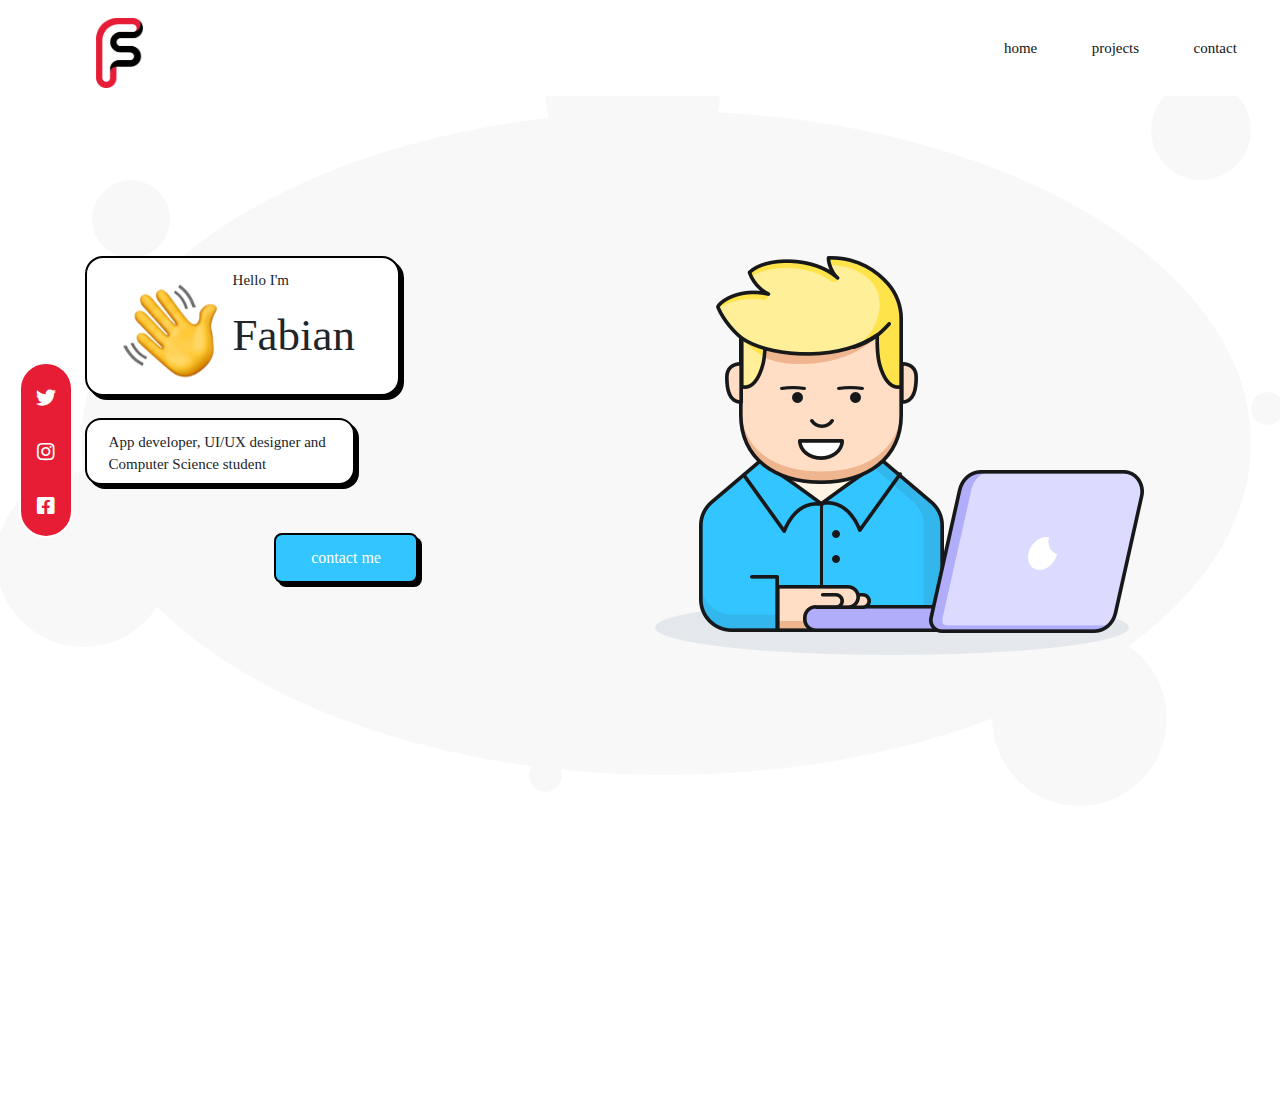
<file: Index.html>
<!DOCTYPE html>
<html lang="en">
<head>
    <meta charset="UTF-8">
    <meta name="viewport" content="width=device-width, initial-scale=1.0">
    <title>Portfolio</title>

    <!-- Boots trap css file -->
    <link rel="stylesheet" href="./css/bootstrap.min.css">

    <!-- Font awesome icons -->
    <link rel="stylesheet" href="./css/all.min.css">

    <!-- custom css file -->
    <link rel="stylesheet" href="./css/style.css">
</head>
<body>
    
    <!-- ============================ Start Header Area ============================-->


    <header class="header_area">
        <div class="main-menu">
            <nav class="navbar navbar-expand-lg navbar-light">
                  <a class="navbar-brand" href="#Index.html"><img src="./img/logo.png" alt="The logo of the website"></a>
                  <button class="navbar-toggler" type="button" data-bs-toggle="collapse" data-bs-target="#navbarNav" aria-controls="navbarNav" aria-expanded="false" aria-label="Toggle navigation">
                    <span class="navbar-toggler-icon"></span>
                  </button>
                  <div class="collapse navbar-collapse" id="navbarNav">
                      <div class="mr-auto"></div>
                    <ul class="navbar-nav">
                      <li class="nav-item">
                        <a class="nav-link" aria-current="page" href="Index.html">home</a>
                      </li>
                      <li class="nav-item">
                        <a class="nav-link" href="projects.html">projects</a>
                      </li>
                      <li class="nav-item">
                        <a class="nav-link" href="contact.html">contact</a>
                      </li>
                      <!-- <li class="nav-item">
                        <a class="nav-link" href="#privacy">privacy</a>
                      </li> -->
                    </ul>
                  </div>
              </nav>
        </div>
    </header>

    <!-- ============================ End Header Area ============================-->
    
    <!-- ============================ Start Main Area ============================-->

    <main class="site-main">

      <!-- ========================== Start Banner Area ==========================-->
      <section class="site-banner" id="home"> 
        <div class="container">
          <div class="row">
            <div class="col-lg-6 col-md-12 site-title">
              <div class="shadowBox1">
                <div class="containerEmoji">
                  <img src="./img/hand.png" alt="hand-img" class="img-fluid">
                </div>
                <div class="containerHello">
                  <h3 class="normal-text">Hello I'm</h3>
                  <h1 class="title-text">Fabian</h1>
                </div>
            </div>
            <div class="shadowBox2">
              <h4 class="normal-text">App developer, UI/UX designer and Computer Science student</h4>
              </div>
              <div class="site-button">
                   <a href="contact.html"><button type="button" class="btn button primary-button mr-4 text-lowercase">contact me</button></a>
              </div>
            </div>  
            <div class="col-lg-6 col-md-12 banner-image">
            <img src="./img/illustration.png" alt="banner-img" class="img-fluid"> 
            </div>
          </div>
        </div>
      </section>
      <!-- ========================== End Banner Area ==========================-->

    </main>

     <!-- ========================== Social Media Sticky ==========================-->

     <div class="icon-bar">
      <a href="https://twitter.com" class="twitter"><i class="fab fa-twitter"></i></a>
      <a href="https://www.instagram.com/fabianssimon/" class="instagram"><i class="fab fa-instagram"></i></a>
      <a href="https://facebook.com" class="facebook"><i class="fab fa-facebook-square"></i></a>
    </div>

    <!-- ========================== End Social Media Sticky ==========================-->

    <!-- ============================ End Main Area ============================-->

    <!-- Jquery js file -->
    <script src="./js/jquery.3.5.1.js"></script>

    <!-- Bootstrap js file -->
    <script src="./js/bootstrap.min.js"></script>

    <script src="https://cdn.jsdelivr.net/npm/bootstrap@5.0.0-beta1/dist/js/bootstrap.bundle.min.js" integrity="sha384-ygbV9kiqUc6oa4msXn9868pTtWMgiQaeYH7/t7LECLbyPA2x65Kgf80OJFdroafW" crossorigin="anonymous"></script>
</body>
</html>
</file>
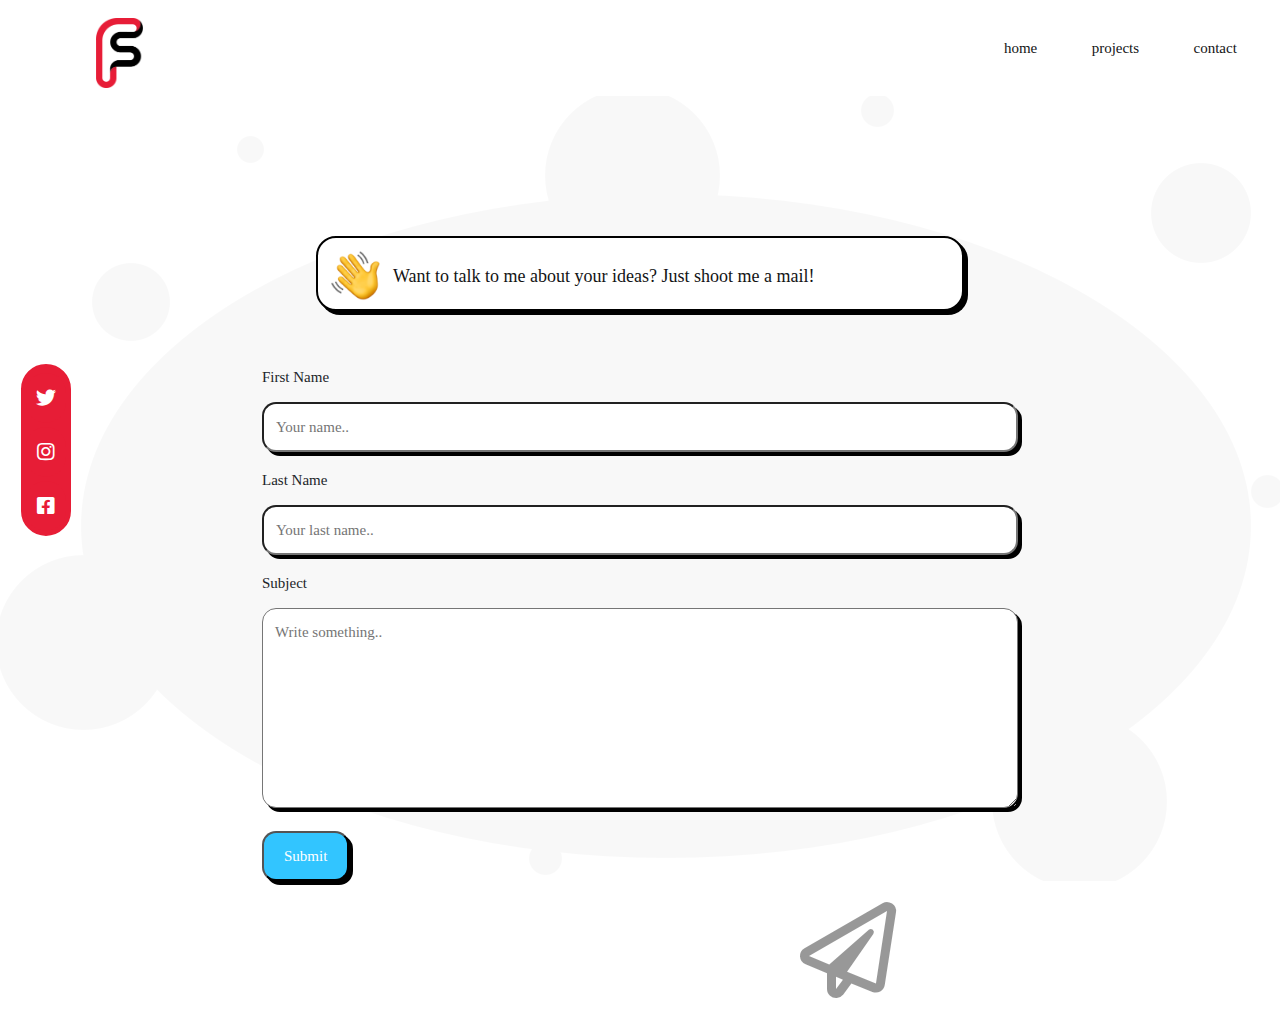
<file: contact.html>
<!DOCTYPE html>
<html lang="en">
<head>

<title>contact</title>
 <!-- Boots trap css file -->
 <link rel="stylesheet" href="./css/bootstrap.min.css">

 <!-- Font awesome icons -->
 <link rel="stylesheet" href="./css/all.min.css">

 <!-- custom css file -->
 <link rel="stylesheet" href="./css/style.css">

 <meta charset="UTF-8">
 
</head>
<body>
  <!-- ============================ Start Header Area ============================-->

  <header class="header_area">
    <div class="main-menu">
        <nav class="navbar navbar-expand-lg navbar-light">
              <a class="navbar-brand" href="Index.html"><img src="./img/logo.png" alt="The logo of the website"></a>
              <button class="navbar-toggler" type="button" data-bs-toggle="collapse" data-bs-target="#navbarNav" aria-controls="navbarNav" aria-expanded="false" aria-label="Toggle navigation">
                <span class="navbar-toggler-icon"></span>
              </button>
              <div class="collapse navbar-collapse" id="navbarNav">
                  <div class="mr-auto"></div>
                <ul class="navbar-nav">
                  <li class="nav-item">
                    <a class="nav-link" aria-current="page" href="Index.html">home</a>
                  </li>
                  <li class="nav-item">
                    <a class="nav-link" href="projects.html">projects</a>
                  </li>
                  <li class="nav-item">
                    <a class="nav-link" href="contact.html">contact</a>
                  </li>
                  <!-- <li class="nav-item">
                    <a class="nav-link" href="#privacy">privacy</a>
                  </li> -->
                </ul>
              </div>
          </nav>
    </div>
</header>

  <!-- ============================ End Header Area ============================-->

  <!-- ============================ Start Main Area ============================-->

    <!-- ========================== Start Contact Us Area ==========================-->
    <main class="site-main-contact">
    <section class="site-contact-us" id="contact">
        <div class="container">
          <div class="col">
            <div class="box-1">
              <div class="emoji">
                <img src="./img/hand.png" alt="hand-img" class="img-fluid">
              </div>
              <div class="text">
              <h1 class="title-text">Want to talk to me about your ideas? Just shoot me a mail!</h1>
            </div>
          </div>
              <div class="container-contact-us">
                <form action="action_page.php">
              
                  <label for="fname" class="normal-text">First Name</label>
                  <input type="text" id="fname" name="firstname" placeholder="Your name.." class="normal-text">
              
                  <label for="lname" class="normal-text">Last Name</label>
                  <input type="text" id="lname" name="lastname" placeholder="Your last name.." class="normal-text">
              
                  <label for="subject" class="normal-text">Subject</label>
                  <textarea id="subject" name="subject" placeholder="Write something.." style="height:200px" class="normal-text"></textarea>
              
                  <input type="submit" value="Submit" class="normal-text">
              
                </form>
              </div>
            </div>
            </div>
            <div class="plane-container">
            <a href="" class="paper-plane"><i class="far fa-paper-plane"></i></a>
          </div>
      </section>

      <!-- ========================== End Contact Us Area ==========================-->

    </main>

    <!-- ========================== Social Media Sticky ==========================-->

    <div class="icon-bar">
      <a href="https://twitter.com" class="twitter"><i class="fab fa-twitter"></i></a>
      <a href="https://www.instagram.com/fabianssimon/" class="instagram"><i class="fab fa-instagram"></i></a>
      <a href="https://facebook.com" class="facebook"><i class="fab fa-facebook-square"></i></a>
    </div>

    <!-- ========================== End Social Media Sticky ==========================-->

<!-- ============================ End Main Area ============================-->

<script src="https://cdn.jsdelivr.net/npm/bootstrap@5.0.0-beta1/dist/js/bootstrap.bundle.min.js" integrity="sha384-ygbV9kiqUc6oa4msXn9868pTtWMgiQaeYH7/t7LECLbyPA2x65Kgf80OJFdroafW" crossorigin="anonymous"></script>

</body>
</html>
</file>
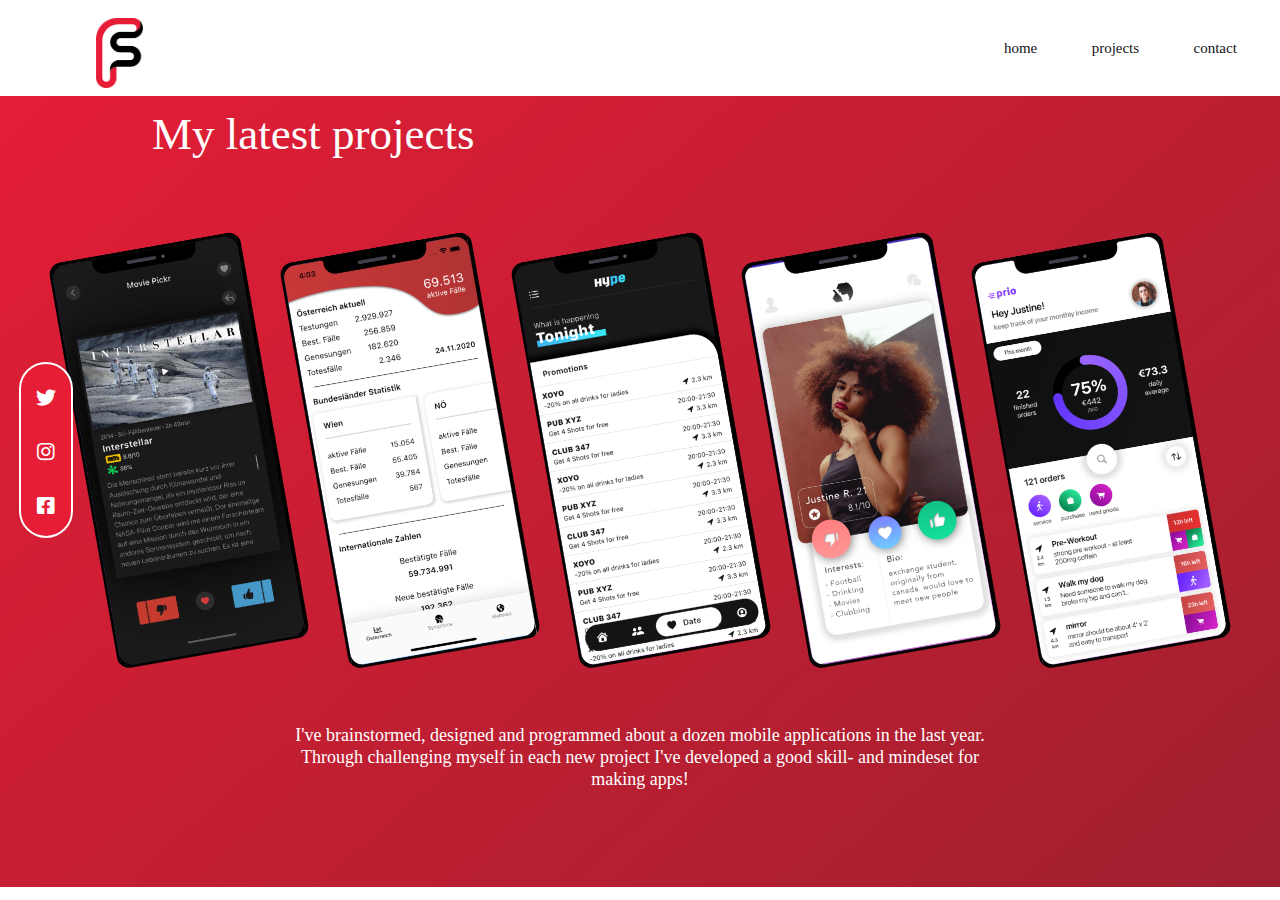
<file: projects.html>
<!DOCTYPE html>
<html lang="en">
<head>
  <title>projects</title>
 <!-- Boots trap css file -->
 <link rel="stylesheet" href="./css/bootstrap.min.css">

 <!-- Font awesome icons -->
 <link rel="stylesheet" href="./css/all.min.css">

 <!-- custom css file -->
 <link rel="stylesheet" href="./css/style.css">

 <meta charset="UTF-8">

</head>
<body>

  <!-- ============================ Start Header Area ============================-->

  <header class="header_area">
    <div class="main-menu">
        <nav class="navbar navbar-expand-lg navbar-light">
              <a class="navbar-brand" href="Index.html"><img src="./img/logo.png" alt="The logo of the website"></a>
              <button class="navbar-toggler" type="button" data-bs-toggle="collapse" data-bs-target="#navbarNav" aria-controls="navbarNav" aria-expanded="false" aria-label="Toggle navigation">
                <span class="navbar-toggler-icon"></span>
              </button>
              <div class="collapse navbar-collapse" id="navbarNav">
                  <div class="mr-auto"></div>
                <ul class="navbar-nav">
                  <li class="nav-item">
                    <a class="nav-link" aria-current="page" href="Index.html">home</a>
                  </li>
                  <li class="nav-item">
                    <a class="nav-link" href="projects.html">projects</a>
                  </li>
                  <li class="nav-item">
                    <a class="nav-link" href="contact.html">contact</a>
                  </li>
                  <!-- <li class="nav-item">
                    <a class="nav-link" href="#privacy">privacy</a>
                  </li> -->
                </ul>
              </div>
          </nav>
    </div>
</header>

  <!-- ============================ End Header Area ============================-->

  <!-- ============================ Start Main Area ============================-->

  <!-- ========================== Start Projects Area ==========================-->

  <main class="site-main-projects">
    <section class="site-projects" id="projects">
        <div class="container">
          <div class="col">
            <h1 class="title-text">My latest projects</h1>
            <div class="row">
              <div class="b1">
              <img src="./img/projects/1.png" alt="project-1-img" class="img-fluid">
              </div>
              <div class="b2">
              <img src="./img/projects/2.png" alt="project-2-img" class="img-fluid">
              </div>
              <div class="b3">
              <img src="./img/projects/3.png" alt="project-3-img" class="img-fluid">
              </div>
              <div class="b4">
              <img src="./img/projects/4.png" alt="project-4-img" class="img-fluid">
              </div>
              <div class="b4">
              <img src="./img/projects/5.png" alt="project-5-img" class="img-fluid">
              </div>   
            </div>
            <h4 class="normal-text">I've brainstormed, designed and programmed about a dozen mobile applications in the last year. Through challenging myself in each new project I've developed a good skill- and mindeset for making apps!</h4>
          </div>
        </div>
      </section>
    </main>

    <script src="https://cdn.jsdelivr.net/npm/bootstrap@5.0.0-beta1/dist/js/bootstrap.bundle.min.js" integrity="sha384-ygbV9kiqUc6oa4msXn9868pTtWMgiQaeYH7/t7LECLbyPA2x65Kgf80OJFdroafW" crossorigin="anonymous"></script>

 <!-- ============================ Start Sticky Social Media ============================-->

 <div class="icon-bar">
  <a href="https://twitter.com" class="twitter"><i class="fab fa-twitter"></i></a>
  <a href="https://www.instagram.com/fabianssimon/" class="instagram"><i class="fab fa-instagram"></i></a>
  <a href="https://facebook.com" class="facebook"><i class="fab fa-facebook-square"></i></a>
</div>

<!-- ============================ End Sticky Social Media ============================-->

</body>
  <!-- ========================== End Projects Area ==========================--> 

  <!-- ============================ End Main Area ============================-->



</html>
</file>
<file: css/style.css>
/* import fonts from fonts.css file */
@import url(./fonts.css);


/* css variables */
@import url(./partials/_variables.css);



/* import global styling */
@import url(./partials/_global.css);



/* Start Navigation */

.header_area .main-menu .navbar .navbar-brand{
    padding: 0 2rem 0 5rem;
}

.header_area .main-menu .navbar-brand img{
  padding-top: 10px;
  height: 80px;
}

.header_area .main-menu .navbar{
    width: 100%;
    position: fixed;
    background-color: white;
    z-index: 100;
}

.header_area .main-menu .nav-item .nav-link{
    font: normal 400 15px/2px var(--poppins);
    text-transform: lowercase;
    padding: 1.7rem;
    color: var(--text-color);
}

.header_area .main-menu .navbar-nav .active a{
    color: var(--primary-color); 
}


.header_area .main-menu .navbar-nav a:hover {
    color: var(--primary-color);
}


/* End Navigation */

/* Banner Area */

.site-main{
  width: 100%;
  height: 100%;
}

.site-main .site-banner{
  background: url("../img/banner/backgroundBanner.png") no-repeat 50% 50%;
  height: 90%;
  width: 100%;
}

.site-main .site-banner .container {
  padding-top: 20%;
  /* margin-right: auto; */
}

.site-main .site-banner .shadowBox1{
    display: flex;
    flex-direction: row; 
    padding: 2% 8% 0% 4%;
    height: min-content;
    width: max-content;
    border: solid 2px black;
    box-shadow: var(--box-shadow);
    border-radius: 18px;
    background-color: white;
}

.site-main .site-banner .shadowBox1 .containerEmoji{
  padding: 6%;
}

.site-main .site-banner .shadowBox2{
    margin-top: 4%;
    margin-bottom: 4%;
    padding: 2% 4% 0% 4%;
    height: min-content;
    width: 50%;
    border: solid 2px black;
    box-shadow: var(--box-shadow);
    border-radius: 16px;
    background-color: white;
}

.site-main .site-banner .banner-image{
    margin-bottom: 40%;
    font-size: 22px;
}

.site-main .site-banner .site-button{
  padding-left: 35%;
  padding-top: 5%;
}

/* End Banner Area */

/* Start Projects Are */

.site-main-projects .site-projects .container{
  max-width: inherit;
  max-height: inherit;
  width: 100%;
  background: rgb(231,29,54);
  background: linear-gradient(139deg, rgba(231,29,54,1) 0%, rgba(159,32,47,1) 100%);
}

.site-main-projects .site-projects .container .col h1{
  color: white;
  padding-top: 8%;
  padding-left: 10%;
}

.site-main-projects .site-projects .container .row img {
  flex-basis: 10%;
  padding: 8%;
  transform: rotate(-10deg);
}

.site-main-projects .site-projects .container .col .row{
  /* display: flex; */
  flex-direction: row-reverse; 
  justify-content: space-around;
  flex-wrap: nowrap;
  padding: 4%;
}

.site-main-projects .site-projects .container .col h4{
  color: white;
  text-align: center;
  padding-left: 20%;
  padding-right: 20%;
  padding-bottom: 8%;
  font-size: 18px;
}

/* End Projects Are */

/* Start Contact Us */

.site-main-contact .site-contact-us {
  background: url("../img/banner/backgroundBanner.png") no-repeat 50% 110%;
  height: 100%;
  width: 100%;
  margin-top: 0%;
}

.site-main-contact .site-contact-us .container{
  padding-top:10%;
}

.site-main-contact .site-contact-us .container .box-1{
  display: flex;
  flex-direction: row; 
  margin: 10% 20% 0% 20%;
  border: solid 2px black;
  box-shadow: var(--box-shadow);
  border-radius: 20px;
  background-color: white;
  height: 75px;
}

.site-main-contact .site-contact-us .box-1 .emoji{
  margin: 2%;
  height: 10px;
}

.site-main-contact .site-contact-us .box-1 img{
  height: 500%;
}

.site-main-contact .site-contact-us .container h1{
  color: var(--text-color);
  padding-top: 0.5%;
  padding-bottom: 2%;
  font-size: 18px;
}


/* Style inputs with type="text", select elements and textareas */
input[type=text], select, textarea {
  width: 100%; 
  padding: 12px; 
  box-sizing: border-box; 
  margin-top: 6px; 
  margin-bottom: 16px; 
  resize: vertical; 
  box-shadow: var(--box-shadow);
  border-radius: 14px;
  background-color: white;
}

/* Style the submit button with a specific background color etc */
input[type=submit] {
  background-color: var(--primary-color2);
  font-weight: 500;
  color: white;
  padding: 12px 20px;
  border-radius: 4px;
  cursor: pointer;
  box-shadow: var(--box-shadow);
  border-radius: 14px;
}

/* When moving the mouse over the submit button, add a darker green color */
input[type=submit]:hover {
  background-color: white;
  color: var(--text-color);
  
}

 .container-contact-us {
  padding: 5% 15% 0% 15%;
}


.site-contact-us .plane-container {
  position: absolute;
  right: 30%;
}

.site-contact-us .plane-container .paper-plane {
  color: black;
  opacity: 0.4;
  font-size: 600%;
  font-weight: 100;
  
}
/* End Contact Us */

/* Start Social Media Sticky */

.icon-bar {
    background: var(--primary-color);
    position: fixed;
    top: 50%;
    left: 1.5%;
    transform: translateY(-50%);
    border-radius: 30px;
    border: 2px solid white;
    padding: .4%;
  }
  
  /* Style the icon bar links */
  .icon-bar a {
    margin-top: 10%;
    display: block;
    text-align: center;
    padding: 10px;
    transition: all 0.3s ease;
    color: white;
    font-size: 20px;
    border-radius: 100px;
  }
  
  /* Style the social media icons with color, if you want */
  .icon-bar a:hover {
    background-color: white;
    color: var(--primary-color);
  }
  
  .twitter {
    background: var(--primary-color);
  }
  
  .instagram {
    background: var(--primary-color);

  }
  
  .facebook {
    background: var(--primary-color);
  }
  
/* End Social Media Sticky */

/* Responsive Settings */

@media only screen and (max-width: 800px){

  .site-main .site-banner .banner-image{
    margin-top: 12%;
    margin-bottom: 40%;
    font-size: 22px;
}

  .site-main-projects .site-projects .container .col h1{
    padding-top: 40%;
    text-align: center;
  }

  .site-main-projects .site-projects .container h4{
    text-align: center;
    line-height: 30px;
  }

  .site-main-projects .site-projects .container .col .row{
    /* display: flex; */
    flex-direction: row-reverse; 
    justify-content: space-around;
    flex-wrap: wrap;
    padding: 15%;
  }

  .site-main-projects .site-projects .container .row img {
    flex-basis: 10%;
    padding: 8%;
    transform: rotate(0);
  }

  .site-main .site-banner .container {
    padding-top: 50%;
  }

  .site-main-contact .site-contact-us .container .box-1{
    display: flex;
    flex-direction: row; 
    margin: 10% 2% 2% 2%;
    padding-top: 1%;
    border: solid 2px black;
    box-shadow: var(--box-shadow);
    border-radius: 20px;
    height: 75px;
  }

  .site-main-contact .site-contact-us .box-1 .text h1{
    line-height: normal;
  }

  .site-main-contact .site-contact-us .container{
    padding-top: 60%;
  }
}

html {
  scroll-behavior: smooth;
}
</file>
